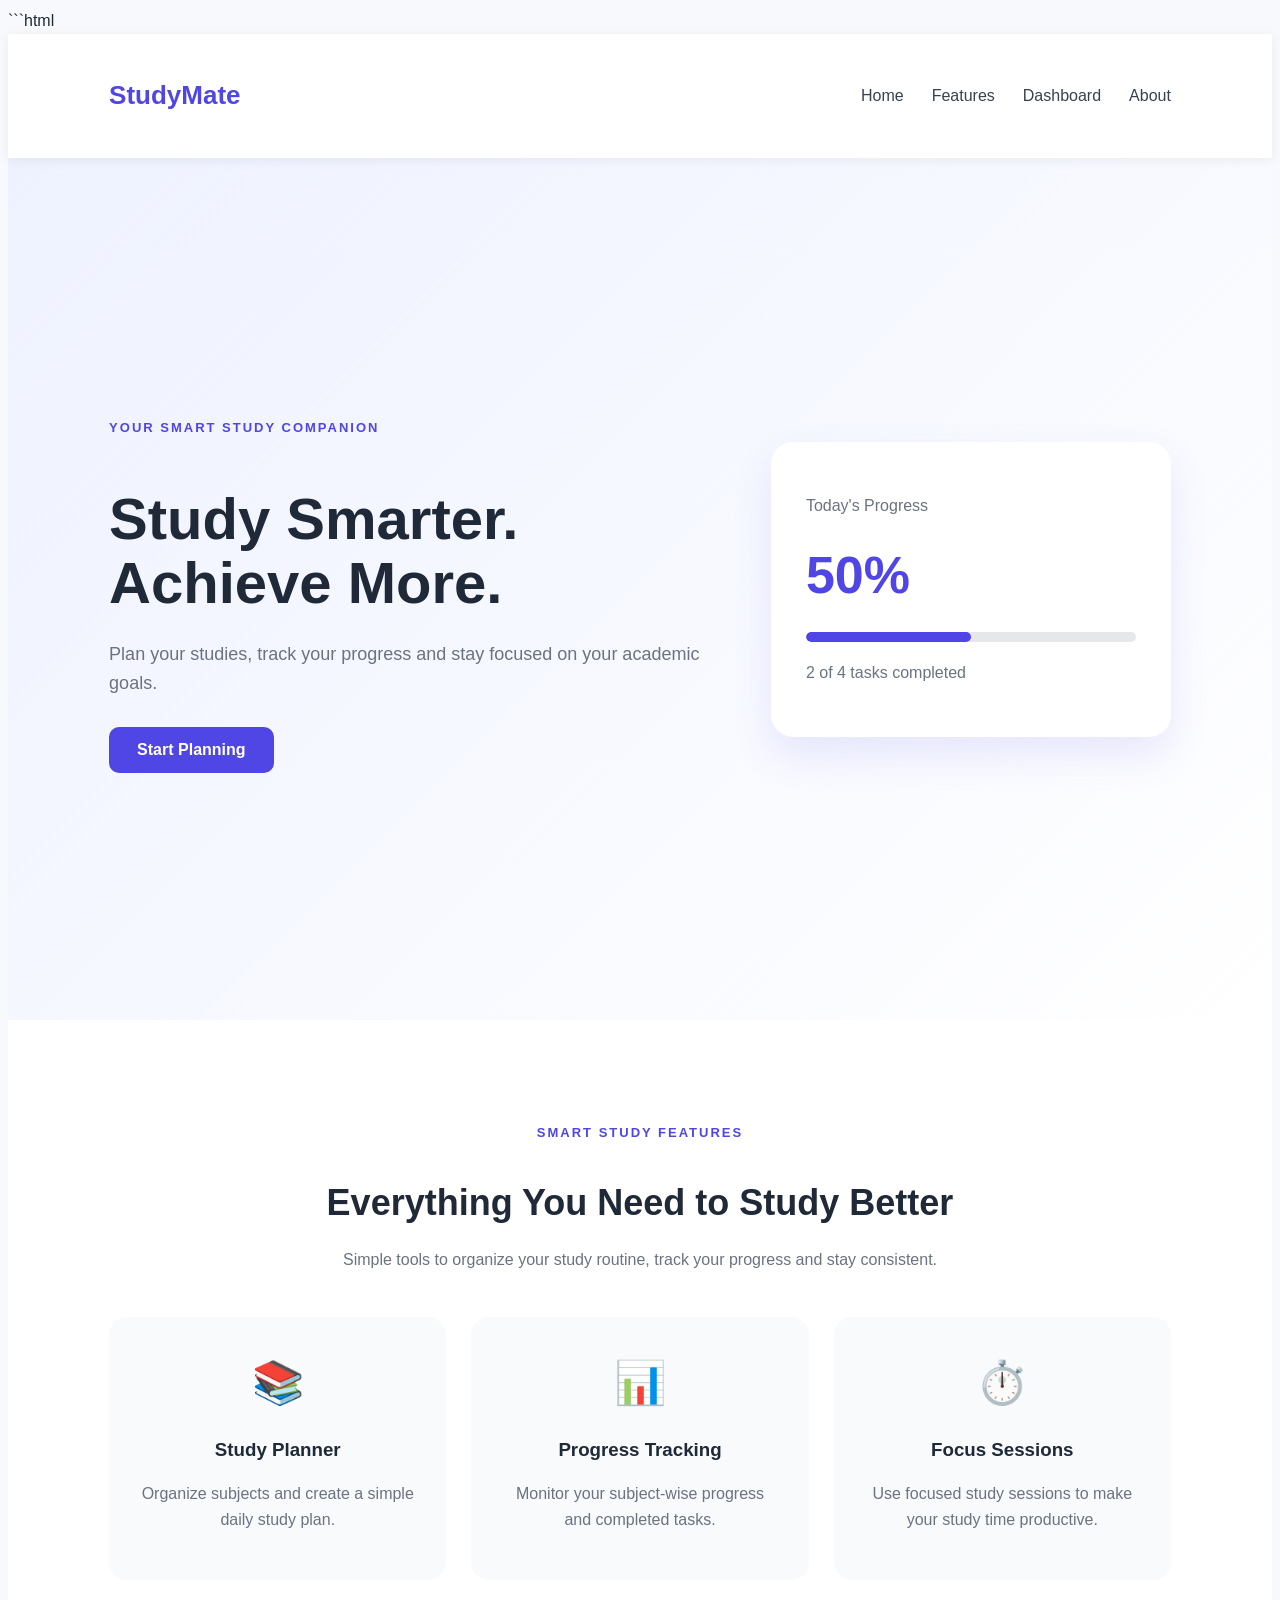
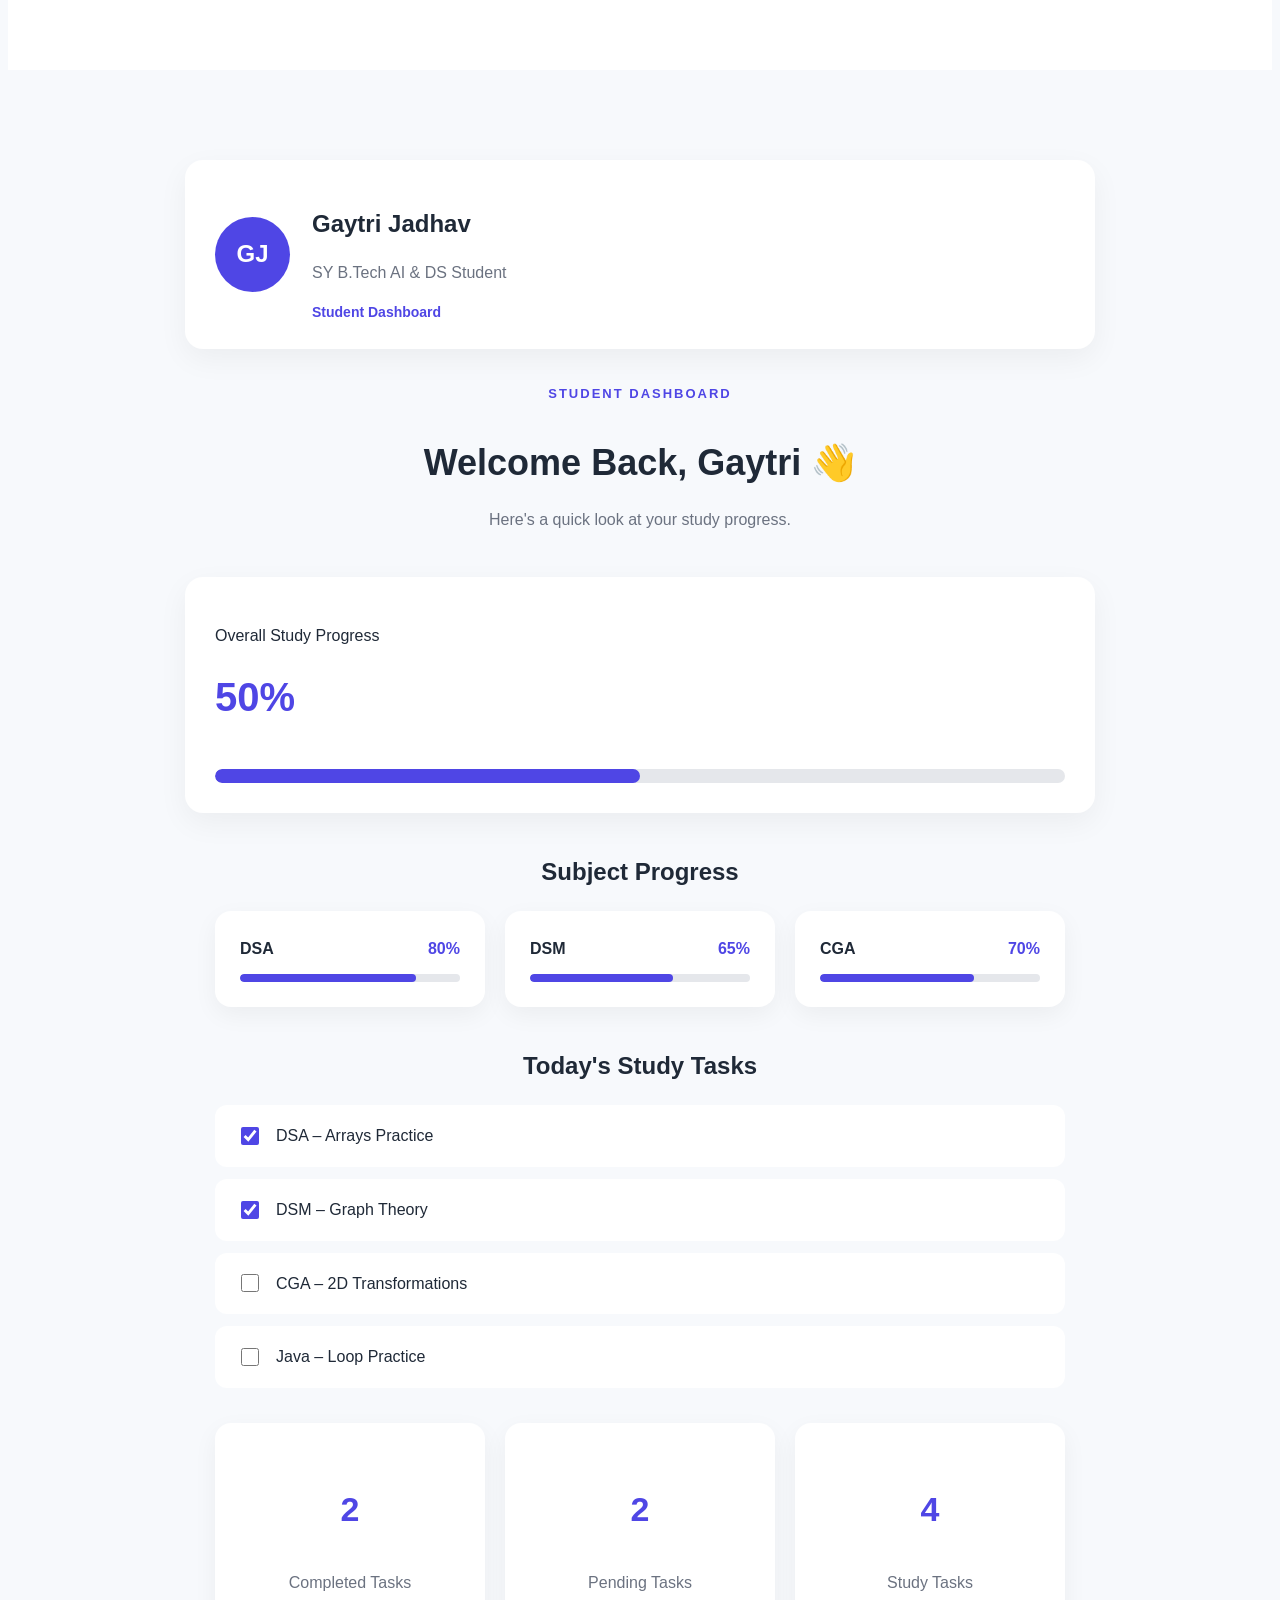
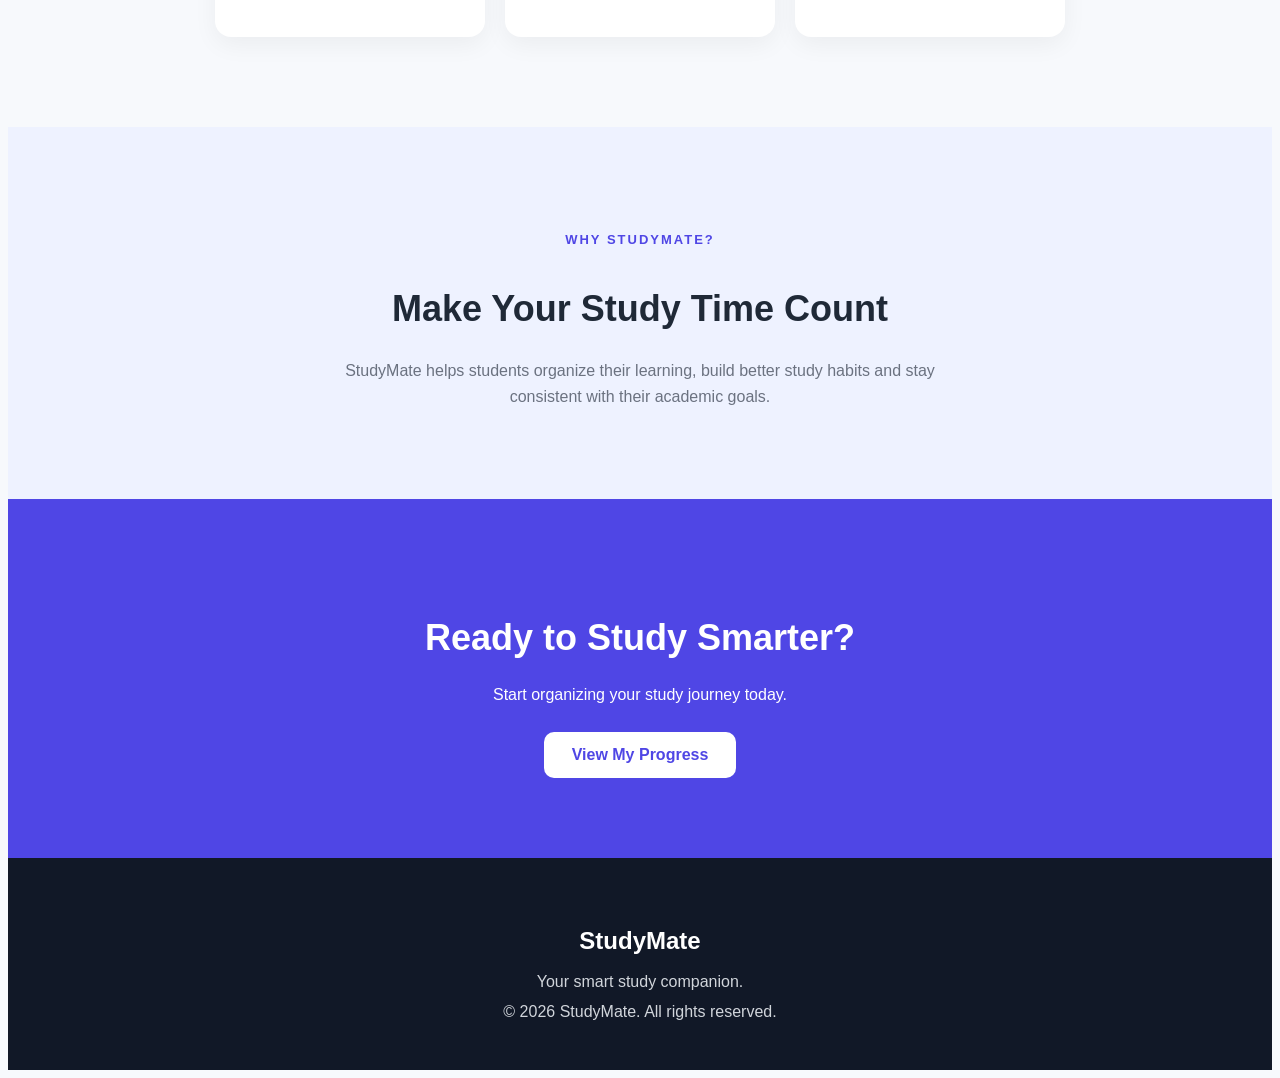
<file: WebDev-L1-LandingPage/index.html>
```html
<!DOCTYPE html>
<html lang="en">

<head>
    <meta charset="UTF-8">
    <meta name="viewport" content="width=device-width, initial-scale=1.0">

    <title>StudyMate | Study Smarter</title>

    <link rel="stylesheet" href="style.css">
</head>

<body>

    <!-- ================= NAVBAR ================= -->

    <nav>

        <h2 class="logo">StudyMate</h2>

        <div class="nav-links">
            <a href="#home">Home</a>
            <a href="#features">Features</a>
            <a href="#dashboard">Dashboard</a>
            <a href="#about">About</a>
        </div>

    </nav>


    <!-- ================= HERO ================= -->

    <section id="home" class="hero">

        <div class="hero-content">

            <p class="tagline">YOUR SMART STUDY COMPANION</p>

            <h1>
                Study Smarter.<br>
                Achieve More.
            </h1>

            <p class="hero-text">
                Plan your studies, track your progress
                and stay focused on your academic goals.
            </p>

            <button id="startBtn">
                Start Planning
            </button>

        </div>


        <!-- Progress Preview -->

        <div class="study-card">

            <p class="card-label">Today's Progress</p>

            <h2>50%</h2>

            <div class="progress-bar">
                <div class="progress" style="width: 50%;"></div>
            </div>

            <p class="card-text">
                2 of 4 tasks completed
            </p>

        </div>

    </section>


    <!-- ================= FEATURES ================= -->

    <section id="features" class="features">

        <p class="tagline">SMART STUDY FEATURES</p>

        <h2>Everything You Need to Study Better</h2>

        <p class="section-text">
            Simple tools to organize your study routine,
            track your progress and stay consistent.
        </p>


        <div class="feature-container">

            <div class="feature-card">

                <div class="icon">📚</div>

                <h3>Study Planner</h3>

                <p>
                    Organize subjects and create
                    a simple daily study plan.
                </p>

            </div>


            <div class="feature-card">

                <div class="icon">📊</div>

                <h3>Progress Tracking</h3>

                <p>
                    Monitor your subject-wise progress
                    and completed tasks.
                </p>

            </div>


            <div class="feature-card">

                <div class="icon">⏱️</div>

                <h3>Focus Sessions</h3>

                <p>
                    Use focused study sessions
                    to make your study time productive.
                </p>

            </div>

        </div>

    </section>


    <!-- ================= STUDENT DASHBOARD ================= -->

    <section id="dashboard" class="dashboard">


        <!-- Student Profile -->

        <div class="profile-card">

            <div class="profile-photo">
                GJ
            </div>

            <div class="profile-info">

                <h2>Gaytri Jadhav</h2>

                <p>
                    SY B.Tech AI & DS Student
                </p>

                <span>
                    Student Dashboard
                </span>

            </div>

        </div>


        <p class="tagline">
            STUDENT DASHBOARD
        </p>

        <h2>
            Welcome Back, Gaytri 👋
        </h2>

        <p class="section-text">
            Here's a quick look at your study progress.
        </p>


        <!-- Overall Progress -->

        <div class="overall-card">

            <div>

                <p>Overall Study Progress</p>

                <h3>50%</h3>

            </div>


            <div class="large-progress-bar">

                <div class="large-progress"></div>

            </div>

        </div>


        <!-- Subject Progress -->

        <h3 class="dashboard-title">
            Subject Progress
        </h3>


        <div class="subjects">


            <div class="subject-card">

                <div class="subject-top">
                    <span>DSA</span>
                    <span>80%</span>
                </div>

                <div class="subject-bar">
                    <div class="subject-progress dsa"></div>
                </div>

            </div>


            <div class="subject-card">

                <div class="subject-top">
                    <span>DSM</span>
                    <span>65%</span>
                </div>

                <div class="subject-bar">
                    <div class="subject-progress dsm"></div>
                </div>

            </div>


            <div class="subject-card">

                <div class="subject-top">
                    <span>CGA</span>
                    <span>70%</span>
                </div>

                <div class="subject-bar">
                    <div class="subject-progress cga"></div>
                </div>

            </div>

        </div>


        <!-- Today's Tasks -->

        <h3 class="dashboard-title">
            Today's Study Tasks
        </h3>


        <div class="tasks">


            <label class="task">

                <input type="checkbox" checked>

                <span>
                    DSA – Arrays Practice
                </span>

            </label>


            <label class="task">

                <input type="checkbox" checked>

                <span>
                    DSM – Graph Theory
                </span>

            </label>


            <label class="task">

                <input type="checkbox">

                <span>
                    CGA – 2D Transformations
                </span>

            </label>


            <label class="task">

                <input type="checkbox">

                <span>
                    Java – Loop Practice
                </span>

            </label>


        </div>


        <!-- Statistics -->

        <div class="stats">


            <div class="stat-card">

                <h3>2</h3>

                <p>
                    Completed Tasks
                </p>

            </div>


            <div class="stat-card">

                <h3>2</h3>

                <p>
                    Pending Tasks
                </p>

            </div>


            <div class="stat-card">

                <h3>4</h3>

                <p>
                    Study Tasks
                </p>

            </div>


        </div>

    </section>


    <!-- ================= ABOUT ================= -->

    <section id="about" class="about">

        <p class="tagline">
            WHY STUDYMATE?
        </p>

        <h2>
            Make Your Study Time Count
        </h2>

        <p>
            StudyMate helps students organize their learning,
            build better study habits and stay consistent
            with their academic goals.
        </p>

    </section>


    <!-- ================= CTA ================= -->

    <section class="cta">

        <h2>
            Ready to Study Smarter?
        </h2>

        <p>
            Start organizing your study journey today.
        </p>

        <button id="ctaBtn">
            View My Progress
        </button>

    </section>


    <!-- ================= FOOTER ================= -->

    <footer>

        <h3>
            StudyMate
        </h3>

        <p>
            Your smart study companion.
        </p>

        <p>
            © 2026 StudyMate. All rights reserved.
        </p>

    </footer>


    <script src="script.js"></script>

</body>

</html>
</file>
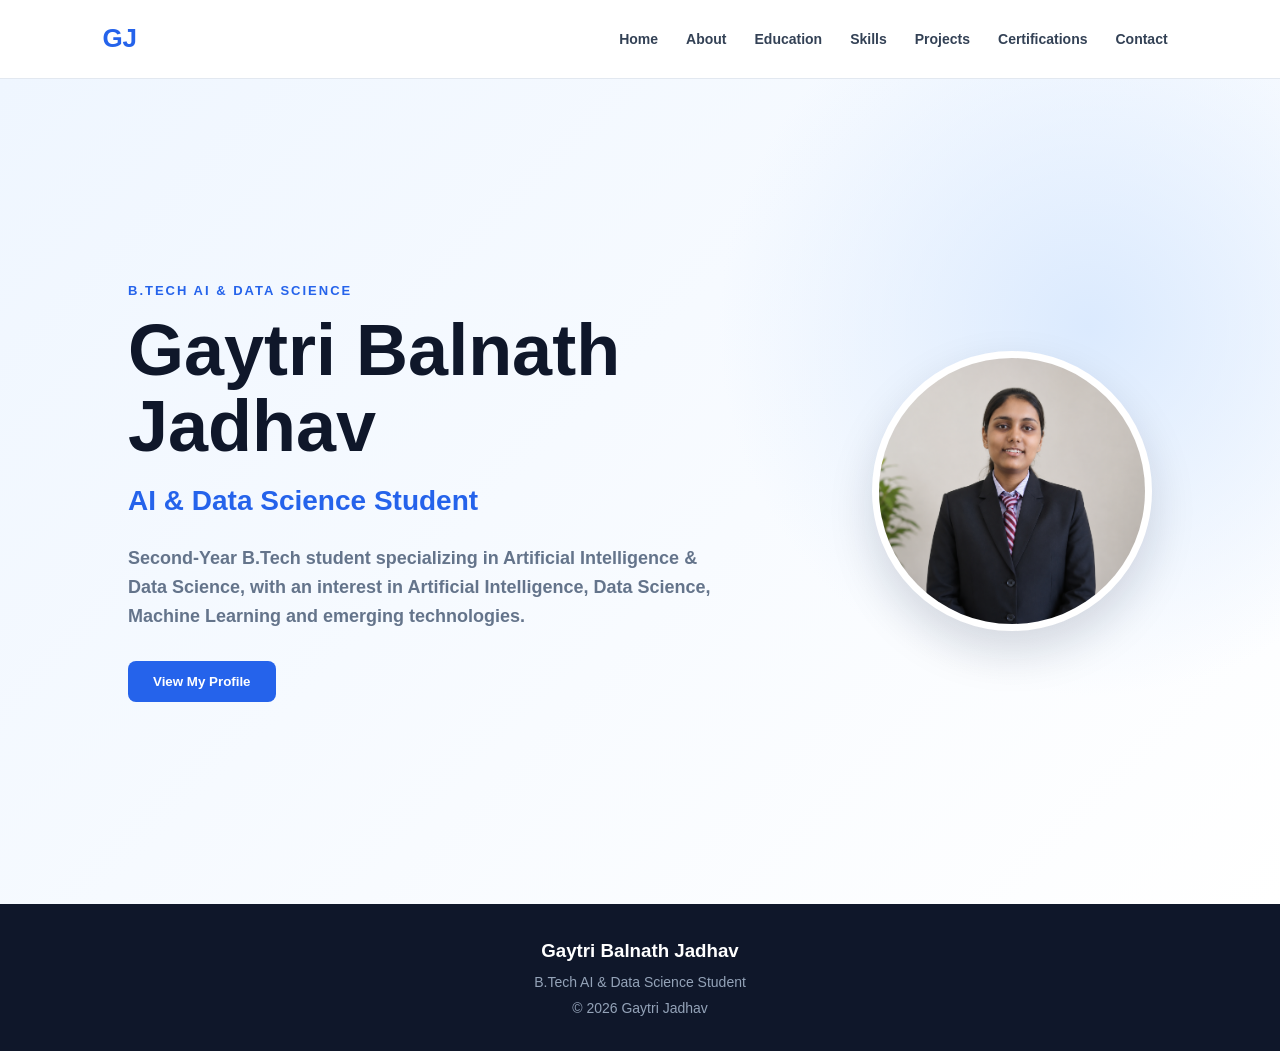
<file: WebDev-L1-Portfolio/index.html>
<!DOCTYPE html>
<html lang="en">

<head>
    <meta charset="UTF-8">
    <meta name="viewport" content="width=device-width, initial-scale=1.0">

    <title>Gaytri Balnath Jadhav | Portfolio</title>

    <link rel="stylesheet" href="style.css">
</head>

<body>

    <!-- NAVIGATION -->
    <nav><h2 class="logo">GJ</h2>

        <div class="nav-links">
            <button onclick="showSection('home')">Home</button>
            <button onclick="showSection('about')">About</button>
            <button onclick="showSection('education')">Education</button>
            <button onclick="showSection('skills')">Skills</button>
            <button onclick="showSection('projects')">Projects</button>
            <button onclick="showSection('certifications')">Certifications</button>
            <button onclick="showSection('contact')">Contact</button>
        </div>
    </nav>


    <!-- HOME -->
    <section id="home" class="page-section active-section">

        <div class="hero">

            <div class="hero-content">

                <p class="tagline">B.TECH AI & DATA SCIENCE</p>

                <h1>Gaytri Balnath Jadhav</h1>

                <h2>AI & Data Science Student</h2>

                <p class="intro">
                    <strong>
                        Second-Year B.Tech student specializing in
                        Artificial Intelligence & Data Science, with an
                        interest in Artificial Intelligence, Data Science,
                        Machine Learning and emerging technologies.
                    </strong>
                </p>

                <div class="hero-buttons">

                    <button class="btn" onclick="showSection('about')">
                        View My Profile
                    </button>

                </div>

            </div>


            <div class="profile-photo">
                <img src="profile.png" alt="Gaytri Balnath Jadhav">
            </div>

        </div>

    </section>


    <!-- ABOUT -->
    <section id="about" class="page-section">

        <div class="content-box">

            <p class="tagline">ABOUT ME</p>

            <h2>About Me</h2>

            <p>
                I am a Second-Year B.Tech student specializing in
                Artificial Intelligence and Data Science at SNJB's
                Late Sau K B Jain College of Engineering, Chandwad.
            </p>

            <p>
                I have a strong interest in Artificial Intelligence,
                Data Science, Machine Learning and emerging
                technologies.
            </p>

            <p>
                I am continuously developing my technical and
                problem-solving skills through academic learning,
                practical projects, internships and real-world
                applications.
            </p>

        </div>

    </section>


    <!-- EDUCATION -->
    <section id="education" class="page-section">

        <div class="content-box">

            <p class="tagline">EDUCATION</p>

            <h2>Academic Background</h2>

            <div class="info-card">

                <div class="card-icon">🎓</div>

                <div>

                    <h3>
                        B.Tech – Artificial Intelligence & Data Science
                    </h3>

                    <p>
                        SNJB's Late Sau K B Jain College of Engineering,
                        Chandwad
                    </p>

                    <span>
                        Pursuing Second Year | Expected Graduation: 2029
                    </span>

                </div>

            </div>

        </div>

    </section>


    <!-- SKILLS -->
    <section id="skills" class="page-section">

        <div class="content-box">

            <p class="tagline">TECHNICAL SKILLS</p>

            <h2>Skills & Technologies</h2>

            <div class="skills-container">

                <div class="skill-card">
                    <h3>Programming</h3>
                    <p>C Programming</p>
                    <p>Python</p>
                    <p>Java</p>
                </div>

                <div class="skill-card">
                    <h3>Web Development</h3>
                    <p>HTML</p>
                    <p>CSS</p>
                </div>

                <div class="skill-card">
                    <h3>Data & Analytics</h3>
                    <p>Microsoft Excel</p>
                    <p>Data Analysis</p>
                    <p>Data Visualization</p>
                </div>

                <div class="skill-card">
                    <h3>Professional Skills</h3>
                    <p>Communication</p>
                    <p>Teamwork</p>
                    <p>Problem Solving</p>
                    <p>Time Management</p>
                </div>

            </div>

        </div>

    </section>


    <!-- PROJECTS -->
    <section id="projects" class="page-section">

        <div class="content-box">

            <p class="tagline">MY WORK</p>

            <h2>Featured Projects</h2>

            <p class="section-description">
                Selected projects developed through academic learning,
                practical experimentation and innovation.
            </p>


            <div class="project-container">

                <div class="project-card">

                    <p class="project-number">PROJECT 01</p>

                    <h3>River Cleaning Project</h3>

                    <p>
                        An innovative working model designed for
                        river cleaning and waste collection.
                    </p>

                    <span class="achievement">
                        First Prize Winner
                    </span>

                    <button class="project-btn"
                        onclick="showProject('river')">
                        View Details
                    </button>

                </div>


                <div class="project-card">

                    <p class="project-number">PROJECT 02</p>

                    <h3>KrishiMitra AI</h3>

                    <p>
                        An AI-based project focused on supporting
                        agricultural decision-making.
                    </p>

                    <span class="achievement">
                        AI-Based Project
                    </span>

                    <button class="project-btn"
                        onclick="showProject('krishi')">
                        View Details
                    </button>

                </div>

            </div>


            <div id="project-details" class="project-details">

                <button class="close-btn"
                    onclick="closeProject()">×</button>

                <div id="project-content"></div>

            </div>

        </div>

    </section>


    <!-- CERTIFICATIONS -->
    <section id="certifications" class="page-section">

        <div class="content-box">

            <p class="tagline">CERTIFICATIONS</p>

            <h2>Learning & Certifications</h2>

            <div class="certification-container">

                <div class="certification-card">
                    <h3>HP Foundation</h3>
                    <p>AI for Beginners</p>
                </div>

                <div class="certification-card">
                    <h3>Google</h3>
                    <p>AI/ML Learning Program</p>
                </div>

                <div class="certification-card">
                    <h3>IBM SkillsBuild</h3>
                    <p>Training Certificate</p>
                </div>

            </div>

        </div>

    </section>


    <!-- CONTACT -->
    <section id="contact" class="page-section">

        <div class="content-box contact-section">

            <p class="tagline">CONTACT</p>

            <h2>Professional Connections</h2>

            <p class="section-description">
                Professional contact information and online profiles.
            </p>


            <div class="contact-container">

                <a href="mailto:jadhavgaytri782@gmail.com"
                    class="contact-card">

                    <span class="contact-title">
                        Email
                    </span>

                    <span class="contact-id">
                        jadhavgaytri782@gmail.com
                    </span>

                </a>


                <a href="https://www.linkedin.com/in/gaytri-jadhav-707839389"
                    target="_blank"
                    class="contact-card">

                    <span class="contact-title">
                        LinkedIn
                    </span>

                    <span class="contact-id">
                        linkedin.com/in/gaytri-jadhav-707839389
                    </span>

                </a>


                <a href="https://github.com/gaytri-jadhav2190"
                    target="_blank"
                    class="contact-card">

                    <span class="contact-title">
                        GitHub
                    </span>

                    <span class="contact-id">
                        github.com/gaytri-jadhav2190
                    </span>

                </a>

            </div>

        </div>

    </section>


    <!-- FOOTER -->
    <footer>

        <h3>Gaytri Balnath Jadhav</h3>

        <p>B.Tech AI & Data Science Student</p>

        <p>© 2026 Gaytri Jadhav</p>

    </footer>


    <script src="script.js"></script>

</body>

</html>
</file>
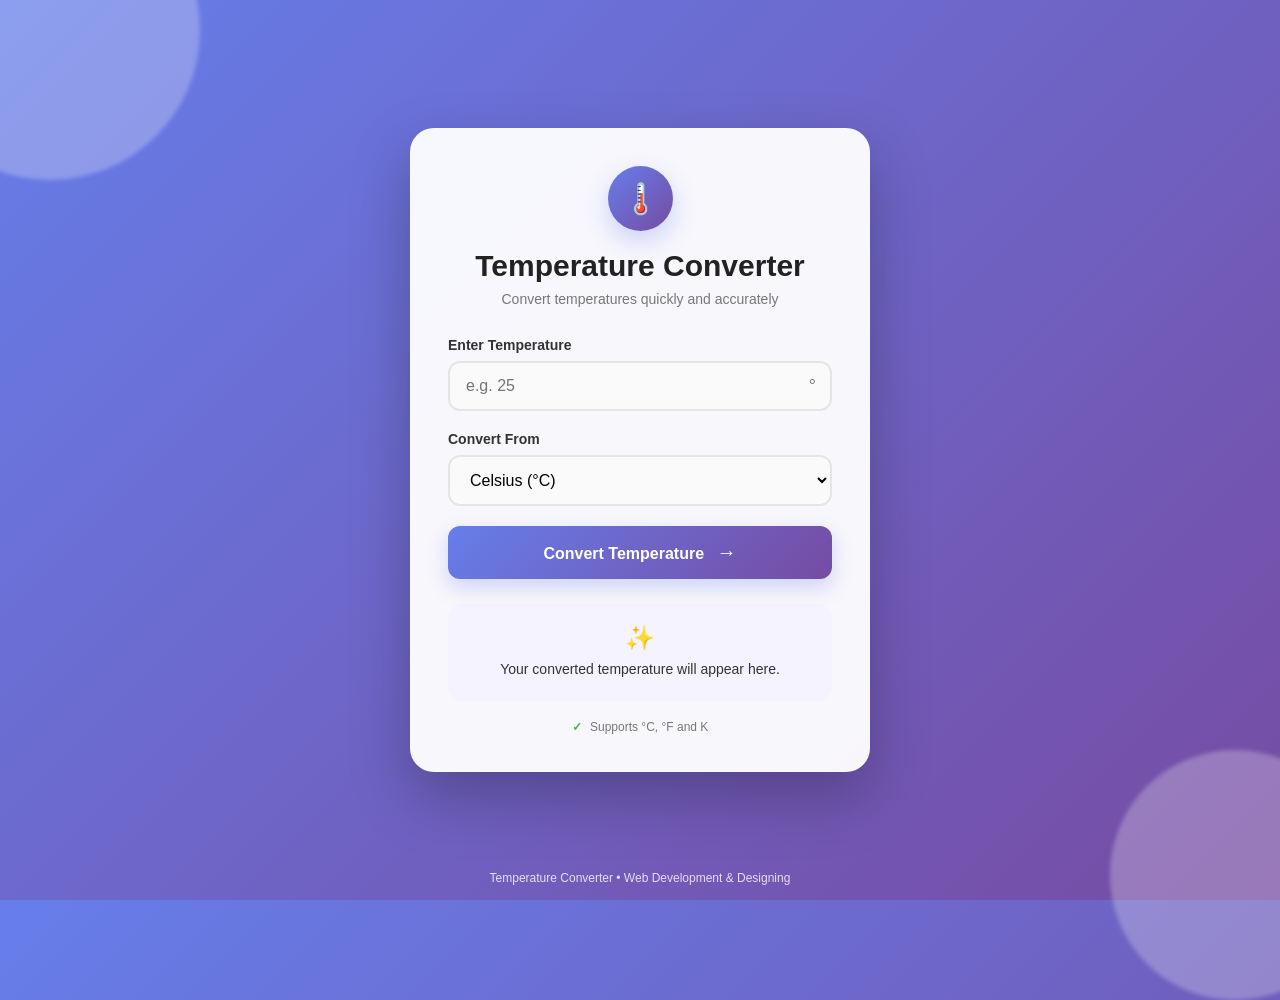
<file: WebDev-L1-TemperatureConverter/index.html>
<!DOCTYPE html>
<html lang="en">
<head>
    <meta charset="UTF-8">
    <meta name="viewport" content="width=device-width, initial-scale=1.0">
    <title>Tempora | Temperature Converter</title>

    <link rel="stylesheet" href="style.css">
</head>

<body>

    <div class="background-circle circle-one"></div>
    <div class="background-circle circle-two"></div>

    <main class="container">

        <section class="converter-card">

            <div class="icon">🌡️</div>

            <h1>Temperature Converter</h1>

            <p class="subtitle">
                Convert temperatures quickly and accurately
            </p>

            <div class="form-group">
                <label for="temperature">Enter Temperature</label>

                <div class="input-wrapper">
                    <input
                        type="number"
                        id="temperature"
                        placeholder="e.g. 25"
                        step="any"
                    >
                    <span>°</span>
                </div>
            </div>

            <div class="form-group">
                <label for="unit">Convert From</label>

                <select id="unit">
                    <option value="celsius">Celsius (°C)</option>
                    <option value="fahrenheit">Fahrenheit (°F)</option>
                    <option value="kelvin">Kelvin (K)</option>
                </select>
            </div>

            <button onclick="convertTemperature()">
                Convert Temperature
                <span>→</span>
            </button>

            <div id="result" class="result">
                <div class="result-icon">✨</div>
                <p>Your converted temperature will appear here.</p>
            </div>

            <div class="info">
                <span>✓</span>
                Supports °C, °F and K
            </div>

        </section>

    </main>

    <footer>
        <p>Temperature Converter • Web Development & Designing</p>
    </footer>

    <script src="script.js"></script>

</body>
</html>
</file>
<file: WebDev-L1-LandingPage/style.css>
css
* {
    margin: 0;
    padding: 0;
    box-sizing: border-box;
}

html {
    scroll-behavior: smooth;
}

body {
    font-family: Arial, sans-serif;
    background: #f7f9fc;
    color: #1f2937;
    line-height: 1.6;
}


/* ================= NAVBAR ================= */

nav {
    display: flex;
    justify-content: space-between;
    align-items: center;
    padding: 20px 8%;
    background: white;
    position: sticky;
    top: 0;
    z-index: 1000;
    box-shadow: 0 2px 12px rgba(0, 0, 0, 0.06);
}

.logo {
    font-size: 26px;
    color: #4f46e5;
}

.nav-links {
    display: flex;
    gap: 28px;
}

.nav-links a {
    text-decoration: none;
    color: #374151;
    font-weight: 500;
    transition: 0.3s;
}

.nav-links a:hover {
    color: #4f46e5;
}


/* ================= HERO ================= */

.hero {
    min-height: 78vh;
    display: flex;
    justify-content: space-between;
    align-items: center;
    gap: 60px;
    padding: 80px 8%;
    background: linear-gradient(135deg, #eef2ff, #ffffff);
}

.hero-content {
    max-width: 600px;
}

.tagline {
    color: #4f46e5;
    font-size: 13px;
    font-weight: bold;
    letter-spacing: 2px;
    margin-bottom: 18px;
}

.hero h1 {
    font-size: 58px;
    line-height: 1.1;
    margin-bottom: 25px;
}

.hero-text {
    font-size: 18px;
    color: #6b7280;
    margin-bottom: 30px;
}


/* ================= BUTTON ================= */

button {
    padding: 14px 28px;
    border: none;
    border-radius: 10px;
    background: #4f46e5;
    color: white;
    font-size: 16px;
    font-weight: bold;
    cursor: pointer;
    transition: 0.3s;
}

button:hover {
    background: #3730a3;
    transform: translateY(-2px);
}


/* ================= PROGRESS CARD ================= */

.study-card {
    width: 330px;
    padding: 35px;
    background: white;
    border-radius: 22px;
    box-shadow: 0 18px 40px rgba(79, 70, 229, 0.12);
}

.card-label {
    color: #6b7280;
    font-weight: 500;
}

.study-card h2 {
    font-size: 52px;
    color: #4f46e5;
    margin: 15px 0;
}

.progress-bar {
    width: 100%;
    height: 10px;
    background: #e5e7eb;
    border-radius: 10px;
    overflow: hidden;
}

.progress {
    height: 100%;
    background: #4f46e5;
    border-radius: 10px;
}

.card-text {
    margin-top: 18px;
    color: #6b7280;
}


/* ================= FEATURES ================= */

.features {
    padding: 90px 8%;
    text-align: center;
    background: white;
}

.features h2,
.dashboard h2,
.about h2,
.cta h2 {
    font-size: 36px;
    margin-bottom: 15px;
}

.section-text {
    max-width: 620px;
    margin: 0 auto 45px;
    color: #6b7280;
}

.feature-container {
    display: flex;
    justify-content: center;
    gap: 25px;
}

.feature-card {
    width: 280px;
    padding: 32px;
    background: #f8fafc;
    border-radius: 18px;
    transition: 0.3s;
}

.feature-card:hover {
    transform: translateY(-7px);
    box-shadow: 0 15px 30px rgba(0, 0, 0, 0.08);
}

.icon {
    font-size: 42px;
    margin-bottom: 15px;
}

.feature-card h3 {
    margin-bottom: 10px;
}

.feature-card p {
    color: #6b7280;
}


/* ================= STUDENT PROFILE ================= */

.profile-card {
    max-width: 850px;
    margin: 0 auto 35px;
    padding: 25px 30px;
    background: white;
    border-radius: 18px;
    display: flex;
    align-items: center;
    gap: 22px;
    text-align: left;
    box-shadow: 0 10px 30px rgba(0, 0, 0, 0.05);
}

.profile-photo {
    width: 75px;
    height: 75px;
    border-radius: 50%;
    background: #eef2ff;
    display: flex;
    align-items: center;
    justify-content: center;
    font-size: 38px;
}

.profile-info h2 {
    margin-bottom: 3px;
    font-size: 24px;
}

.profile-info p {
    color: #6b7280;
}

.profile-info span {
    color: #4f46e5;
    font-size: 14px;
    font-weight: bold;
}


/* ================= DASHBOARD ================= */

.dashboard {
    padding: 90px 8%;
    background: #f7f9fc;
    text-align: center;
}/* ================= DASHBOARD ================= */

.dashboard {
    padding: 90px 8%;
    background: #f7f9fc;
    text-align: center;
}

.overall-card {
    max-width: 850px;
    margin: 35px auto;
    padding: 30px;
    background: white;
    border-radius: 18px;
    text-align: left;
    box-shadow: 0 10px 30px rgba(0, 0, 0, 0.05);
}

.overall-card h3 {
    font-size: 40px;
    color: #4f46e5;
    margin-top: 5px;
}

.large-progress-bar {
    width: 100%;
    height: 14px;
    margin-top: 18px;
    background: #e5e7eb;
    border-radius: 20px;
    overflow: hidden;
}

.large-progress {
    width: 72%;
    height: 100%;
    background: #4f46e5;
    border-radius: 20px;
}


/* ================= SUBJECTS ================= */

.dashboard-title {
    margin: 40px 0 20px;
    font-size: 24px;
}

.subjects {
    max-width: 850px;
    margin: auto;
    display: grid;
    grid-template-columns: repeat(3, 1fr);
    gap: 20px;
}

.subject-card {
    padding: 25px;
    background: white;
    border-radius: 16px;
    text-align: left;
    box-shadow: 0 8px 25px rgba(0, 0, 0, 0.05);
}

.subject-top {
    display: flex;
    justify-content: space-between;
    font-weight: bold;
    margin-bottom: 12px;
}

.subject-top span:last-child {
    color: #4f46e5;
}

.subject-bar {
    height: 8px;
    background: #e5e7eb;
    border-radius: 10px;
    overflow: hidden;
}

.subject-progress {
    height: 100%;
    background: #4f46e5;
    border-radius: 10px;
}

.dsa {
    width: 80%;
}

.dsm {
    width: 65%;
}

.cga {
    width: 70%;
}


/* ================= TASKS ================= */

.tasks {
    max-width: 850px;
    margin: auto;
    display: grid;
    gap: 12px;
}

.task {
    display: flex;
    align-items: center;
    gap: 14px;
    padding: 18px 22px;
    background: white;
    border-radius: 12px;
    text-align: left;
    cursor: pointer;
    transition: 0.2s;
}

.task:hover {
    transform: translateX(4px);
}

.task input {
    width: 18px;
    height: 18px;
    accent-color: #4f46e5;
}


/* ================= STATISTICS ================= */

.stats {
    max-width: 850px;
    margin: 35px auto 0;
    display: grid;
    grid-template-columns: repeat(3, 1fr);
    gap: 20px;
}

.stat-card {
    padding: 25px;
    background: white;
    border-radius: 16px;
    box-shadow: 0 8px 25px rgba(0, 0, 0, 0.05);
}

.stat-card h3 {
    font-size: 34px;
    color: #4f46e5;
}

.stat-card p {
    color: #6b7280;
}


/* ================= ABOUT ================= */

.about {
    padding: 90px 8%;
    text-align: center;
    background: #eef2ff;
}

.about > p:last-child {
    max-width: 650px;
    margin: 20px auto 0;
    color: #6b7280;
}


/* ================= CTA ================= */

.cta {
    padding: 80px 20px;
    text-align: center;
    background: #4f46e5;
    color: white;
}

.cta p {
    margin: 10px 0 25px;
}

.cta button {
    background: white;
    color: #4f46e5;
}

.cta button:hover {
    background: #f3f4f6;
}


/* ================= FOOTER ================= */

footer {
    padding: 40px 20px;
    text-align: center;
    background: #111827;
    color: white;
}

footer h3 {
    font-size: 24px;
    margin-bottom: 8px;
}

footer p {
    color: #d1d5db;
    margin: 5px 0;
}


/* ================= MOBILE ================= */

@media (max-width: 768px) {

    nav {
        flex-direction: column;
        gap: 15px;
    }

    .nav-links {
        gap: 15px;
        flex-wrap: wrap;
        justify-content: center;
    }

    .hero {
        flex-direction: column;
        text-align: center;
        padding: 60px 20px;
    }

    .hero h1 {
        font-size: 42px;
    }

    .study-card {
        width: 90%;
        max-width: 330px;
    }

    .feature-container {
        flex-direction: column;
        align-items: center;
    }

    .feature-card {
        width: 90%;
        max-width: 320px;
    }

    .subjects,
    .stats {
        grid-template-columns: 1fr;
    }

    .features h2,
    .dashboard h2,
    .about h2,
    .cta h2 {
        font-size: 30px;
    }
}/* STUDENT PROFILE */

.profile-card {
    max-width: 850px;
    margin: 0 auto 35px;
    padding: 25px 30px;
    background: white;
    border-radius: 18px;
    display: flex;
    align-items: center;
    gap: 22px;
    text-align: left;
    box-shadow: 0 10px 30px rgba(0, 0, 0, 0.05);
}

.profile-photo {
    width: 75px;
    height: 75px;
    border-radius: 50%;
    background: #4f46e5;
    color: white;
    display: flex;
    align-items: center;
    justify-content: center;
    font-size: 24px;
    font-weight: bold;
}

.profile-info h2 {
    margin-bottom: 3px;
    font-size: 24px;
}

.profile-info p {
    color: #6b7280;
}

.profile-info span {
    color: #4f46e5;
    font-size: 14px;
    font-weight: bold;
}/* Progress Highlight */

.highlight-progress {
    transform: scale(1.02);
    box-shadow: 0 0 0 4px #c7d2fe,
                0 15px 35px rgba(79, 70, 229, 0.18);
    transition: 0.3s;
}
</file>
<file: WebDev-L1-Portfolio/style.css>
* {
    margin: 0;
    padding: 0;
    box-sizing: border-box;
}

html {
    scroll-behavior: smooth;
}

body {
    font-family: Arial, Helvetica, sans-serif;
    background: #f8fafc;
    color: #1e293b;
    line-height: 1.6;
}


/* NAVIGATION */

nav {
    position: sticky;
    top: 0;
    z-index: 1000;

    display: flex;
    justify-content: space-between;
    align-items: center;

    padding: 18px 8%;

    background: rgba(255, 255, 255, 0.97);

    border-bottom: 1px solid #e2e8f0;
}

.logo {
    font-size: 26px;
    color: #2563eb;
}

.nav-links {
    display: flex;
    gap: 8px;
    flex-wrap: wrap;
    justify-content: center;
}

.nav-links button {
    border: none;
    background: transparent;

    color: #334155;

    font-size: 14px;
    font-weight: 600;

    cursor: pointer;

    padding: 8px 10px;

    transition: 0.3s;
}

.nav-links button:hover {
    color: #2563eb;
}


/* PAGE SECTIONS */

.page-section {
    display: none;

    min-height: calc(100vh - 75px);

    padding: 80px 10%;
}

.page-section.active-section {
    display: block;

    animation: fadeIn 0.35s ease;
}


/* HOME */

#home {
    padding: 0;
}

.hero {
    min-height: calc(100vh - 75px);

    display: flex;

    justify-content: space-between;
    align-items: center;

    padding: 70px 10%;

    gap: 70px;

    background:
        radial-gradient(circle at 85% 30%, #dbeafe, transparent 30%),
        linear-gradient(135deg, #eff6ff, #ffffff);
}

.hero-content {
    max-width: 700px;
}

.tagline {
    color: #2563eb;

    font-size: 13px;

    font-weight: 700;

    letter-spacing: 2px;

    margin-bottom: 12px;
}

.hero h1 {
    font-size: clamp(45px, 6vw, 72px);

    line-height: 1.05;

    color: #0f172a;

    margin-bottom: 15px;
}

.hero h2 {
    font-size: 28px;

    color: #2563eb;

    margin-bottom: 20px;
}

.intro {
    max-width: 600px;

    color: #64748b;

    font-size: 18px;

    margin-bottom: 30px;
}

.hero-buttons {
    display: flex;
    gap: 14px;
}

.btn {
    padding: 13px 25px;

    background: #2563eb;

    color: white;

    border: none;

    border-radius: 8px;

    font-weight: 600;

    cursor: pointer;

    transition: 0.3s;
}

.btn:hover {
    background: #1d4ed8;

    transform: translateY(-3px);
}


/* PROFILE PHOTO */

.profile-photo {
    width: 280px;
    height: 280px;

    flex-shrink: 0;

    border-radius: 50%;

    overflow: hidden;

    background: white;

    border: 7px solid white;

    box-shadow:
        0 20px 45px rgba(15, 23, 42, 0.15);
}

.profile-photo img {
    width: 100%;
    height: 100%;

    object-fit: cover;

    object-position: center top;
}


/* COMMON */

.content-box {
    max-width: 1000px;

    margin: 0 auto;
}

.content-box > h2 {
    font-size: 40px;

    color: #0f172a;

    margin-bottom: 30px;
}


/* ABOUT */

#about {
    background: white;
}

#about .content-box {
    max-width: 850px;
}

#about p:not(.tagline) {
    color: #64748b;

    font-size: 17px;

    margin-bottom: 18px;
}


/* EDUCATION */

#education {
    background: #f8fafc;
}

.info-card {
    display: flex;

    align-items: center;

    gap: 25px;

    padding: 30px;

    background: white;

    border: 1px solid #e2e8f0;

    border-radius: 16px;

    box-shadow:
        0 10px 30px rgba(15, 23, 42, 0.05);
}

.card-icon {
    width: 65px;
    height: 65px;

    display: flex;

    justify-content: center;
    align-items: center;

    background: #eff6ff;

    border-radius: 14px;

    font-size: 28px;

    flex-shrink: 0;
}

.info-card h3 {
    font-size: 21px;

    margin-bottom: 7px;

    color: #0f172a;
}

.info-card p {
    color: #64748b;
}

.info-card span {
    display: inline-block;

    margin-top: 6px;

    color: #2563eb;

    font-size: 14px;

    font-weight: 600;
}


/* SKILLS */

#skills {
    background: white;
}

.skills-container {
    display: grid;

    grid-template-columns: repeat(4, 1fr);

    gap: 20px;
}

.skill-card {
    padding: 28px 20px;

    background: #f8fafc;

    border: 1px solid #e2e8f0;

    border-radius: 14px;

    transition: 0.3s;
}

.skill-card:hover {
    transform: translateY(-7px);

    border-color: #2563eb;
}

.skill-card h3 {
    color: #2563eb;

    margin-bottom: 15px;
}

.skill-card p {
    color: #64748b;

    font-size: 14px;

    margin-bottom: 5px;
}


/* PROJECTS */

#projects {
    background: #f8fafc;
}

.section-description {
    color: #64748b;

    max-width: 650px;

    margin-bottom: 35px;
}

.project-container {
    display: grid;

    grid-template-columns: repeat(2, 1fr);

    gap: 28px;
}

.project-card {
    padding: 32px;

    background: white;

    border: 1px solid #e2e8f0;

    border-radius: 16px;

    transition: 0.3s;
}

.project-card:hover {
    transform: translateY(-8px);

    box-shadow:
        0 18px 40px rgba(15, 23, 42, 0.10);
}

.project-number {
    color: #2563eb;

    font-size: 13px;

    font-weight: 700;

    letter-spacing: 1px;

    margin-bottom: 15px;
}

.project-card h3 {
    font-size: 24px;

    color: #0f172a;

    margin-bottom: 12px;
}

.project-card p:not(.project-number) {
    color: #64748b;

    margin-bottom: 18px;
}

.achievement {
    display: inline-block;

    padding: 7px 12px;

    background: #eff6ff;

    color: #2563eb;

    border-radius: 6px;

    font-size: 13px;

    font-weight: 600;

    margin-bottom: 20px;
}

.project-btn {
    display: block;

    padding: 10px 18px;

    background: #2563eb;

    color: white;

    border: none;

    border-radius: 7px;

    font-weight: 600;

    cursor: pointer;
}

.project-btn:hover {
    background: #1d4ed8;
}


/* PROJECT DETAILS */

.project-details {
    display: none;

    position: relative;

    margin-top: 35px;

    padding: 40px;

    background: white;

    border: 1px solid #dbe3ef;

    border-radius: 16px;

    box-shadow:
        0 20px 60px rgba(15, 23, 42, 0.12);
}

.project-details h2 {
    color: #0f172a;

    margin-bottom: 25px;
}

.project-details h3 {
    color: #2563eb;

    margin-top: 20px;

    margin-bottom: 6px;
}

.project-details p {
    color: #64748b;
}

.close-btn {
    position: absolute;

    top: 15px;
    right: 18px;

    width: 35px;
    height: 35px;

    border: none;

    background: #f1f5f9;

    color: #334155;

    border-radius: 50%;

    font-size: 22px;

    cursor: pointer;
}

.close-btn:hover {
    background: #2563eb;

    color: white;
}


/* CERTIFICATIONS */

#certifications {
    background: white;
}

.certification-container {
    display: grid;

    grid-template-columns: repeat(3, 1fr);

    gap: 22px;
}

.certification-card {
    padding: 30px;

    background: #f8fafc;

    border: 1px solid #e2e8f0;

    border-radius: 14px;

    transition: 0.3s;
}

.certification-card:hover {
    transform: translateY(-6px);
}

.certification-card h3 {
    color: #2563eb;

    margin-bottom: 8px;
}

.certification-card p {
    color: #64748b;
}


/* CONTACT */

#contact {
    background: #eff6ff;
}

.contact-section {
    text-align: center;
}

.contact-section .section-description {
    margin-left: auto;
    margin-right: auto;
}

.contact-container {
    display: grid;

    grid-template-columns: repeat(3, 1fr);

    gap: 20px;

    margin-top: 35px;
}

.contact-card {
    display: flex;

    flex-direction: column;

    gap: 8px;

    padding: 25px;

    background: white;

    border: 1px solid #dbe3ef;

    border-radius: 12px;

    text-decoration: none;

    transition: 0.3s;
}

.contact-card:hover {
    transform: translateY(-5px);

    border-color: #2563eb;
}

.contact-title {
    color: #2563eb;

    font-size: 18px;

    font-weight: 700;
}

.contact-id {
    color: #64748b;

    font-size: 13px;

    word-break: break-word;
}


/* FOOTER */

footer {
    text-align: center;

    padding: 32px 20px;

    background: #0f172a;

    color: white;
}

footer h3 {
    margin-bottom: 5px;
}

footer p {
    color: #94a3b8;

    font-size: 14px;

    margin-top: 4px;
}


/* ANIMATION */

@keyframes fadeIn {

    from {
        opacity: 0;
        transform: translateY(10px);
    }

    to {
        opacity: 1;
        transform: translateY(0);
    }

}


/* RESPONSIVE */

@media (max-width: 950px) {

    .hero {
        padding: 60px 7%;
    }

    .page-section {
        padding: 70px 7%;
    }

    .skills-container {
        grid-template-columns: repeat(2, 1fr);
    }

    .certification-container,
    .contact-container {
        grid-template-columns: 1fr;
    }

}


@media (max-width: 750px) {

    nav {
        flex-direction: column;
        gap: 12px;
    }

    .hero {
        flex-direction: column-reverse;

        text-align: center;

        gap: 40px;
    }

    .hero-buttons {
        justify-content: center;
    }

    .profile-photo {
        width: 210px;
        height: 210px;
    }

    .project-container {
        grid-template-columns: 1fr;
    }

}


@media (max-width: 500px) {

    .page-section {
        padding: 55px 6%;
    }

    .content-box > h2 {
        font-size: 30px;
    }

    .hero h1 {
        font-size: 42px;
    }

    .hero h2 {
        font-size: 22px;
    }

    .skills-container {
        grid-template-columns: 1fr;
    }

    .info-card {
        flex-direction: column;
        align-items: flex-start;
    }

    .nav-links button {
        font-size: 12px;
    }

}
</file>
<file: WebDev-L1-TemperatureConverter/style.css>
* {
    margin: 0;
    padding: 0;
    box-sizing: border-box;
}

body {
    min-height: 100vh;
    font-family: "Segoe UI", Arial, sans-serif;
    background: linear-gradient(135deg, #667eea, #764ba2);
    display: flex;
    justify-content: center;
    align-items: center;
    position: relative;
    overflow: hidden;
}

/* Background decoration */

.background-circle {
    position: absolute;
    border-radius: 50%;
    filter: blur(2px);
    opacity: 0.25;
}

.circle-one {
    width: 300px;
    height: 300px;
    background: white;
    top: -120px;
    left: -100px;
}

.circle-two {
    width: 250px;
    height: 250px;
    background: white;
    bottom: -100px;
    right: -80px;
}

/* Main container */

.container {
    width: 100%;
    padding: 20px;
    z-index: 2;
}

/* Converter card */

.converter-card {
    width: 100%;
    max-width: 460px;
    margin: auto;
    padding: 38px;
    background: rgba(255, 255, 255, 0.95);
    border-radius: 24px;
    box-shadow: 0 25px 60px rgba(0, 0, 0, 0.25);
    text-align: center;
}

/* Icon */

.icon {
    width: 65px;
    height: 65px;
    margin: 0 auto 18px;
    border-radius: 50%;
    background: linear-gradient(135deg, #667eea, #764ba2);
    display: flex;
    justify-content: center;
    align-items: center;
    font-size: 30px;
    box-shadow: 0 10px 25px rgba(102, 126, 234, 0.3);
}

/* Heading */

h1 {
    color: #222;
    font-size: 30px;
    margin-bottom: 8px;
}

.subtitle {
    color: #777;
    font-size: 14px;
    margin-bottom: 30px;
}

/* Form */

.form-group {
    text-align: left;
    margin-bottom: 20px;
}

label {
    display: block;
    margin-bottom: 8px;
    color: #333;
    font-size: 14px;
    font-weight: 600;
}

.input-wrapper {
    position: relative;
}

input,
select {
    width: 100%;
    padding: 14px 16px;
    border: 2px solid #e5e5e5;
    border-radius: 12px;
    font-size: 16px;
    outline: none;
    background: #fafafa;
    transition: 0.3s;
}

input {
    padding-right: 45px;
}

.input-wrapper span {
    position: absolute;
    right: 16px;
    top: 50%;
    transform: translateY(-50%);
    color: #777;
    font-size: 18px;
}

input:focus,
select:focus {
    border-color: #667eea;
    background: white;
}

/* Button */

button {
    width: 100%;
    padding: 15px;
    border: none;
    border-radius: 12px;
    background: linear-gradient(135deg, #667eea, #764ba2);
    color: white;
    font-size: 16px;
    font-weight: 600;
    cursor: pointer;
    transition: 0.3s;
    box-shadow: 0 8px 20px rgba(102, 126, 234, 0.3);
}

button span {
    margin-left: 8px;
    font-size: 20px;
}

button:hover {
    transform: translateY(-2px);
    box-shadow: 0 12px 25px rgba(102, 126, 234, 0.4);
}

/* Result */

.result {
    margin-top: 25px;
    padding: 20px;
    min-height: 95px;
    border-radius: 15px;
    background: #f5f3ff;
    color: #333;
    display: flex;
    flex-direction: column;
    justify-content: center;
    align-items: center;
}

.result-icon {
    font-size: 24px;
    margin-bottom: 5px;
}

.result p {
    font-size: 14px;
    line-height: 1.8;
}

.result strong {
    color: #5b4bb7;
}

/* Info */

.info {
    margin-top: 18px;
    color: #777;
    font-size: 12px;
}

.info span {
    color: #4caf50;
    font-weight: bold;
    margin-right: 5px;
}

/* Footer */

footer {
    position: absolute;
    bottom: 15px;
    color: rgba(255, 255, 255, 0.8);
    font-size: 12px;
    text-align: center;
    width: 100%;
}

/* Mobile */

@media (max-width: 500px) {

    .converter-card {
        padding: 28px 22px;
    }

    h1 {
        font-size: 25px;
    }

    footer {
        display: none;
    }
}
</file>
